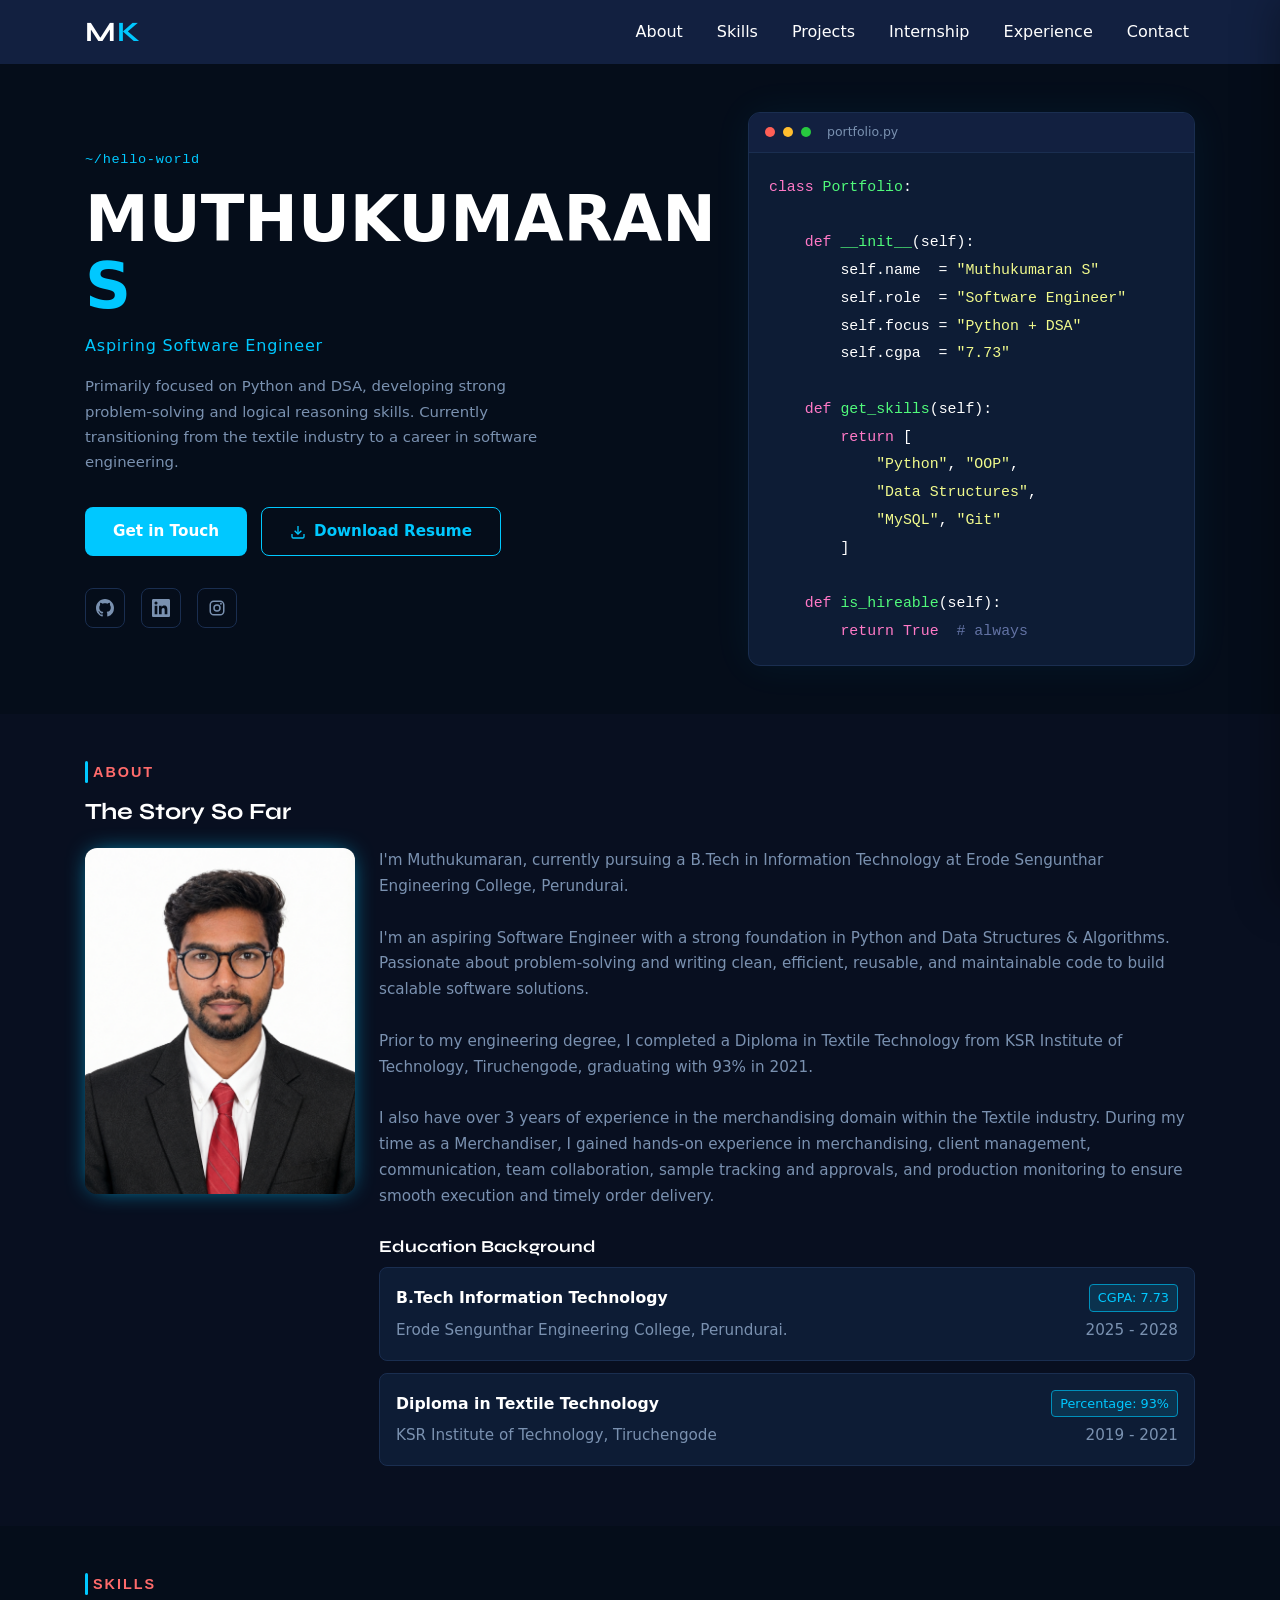
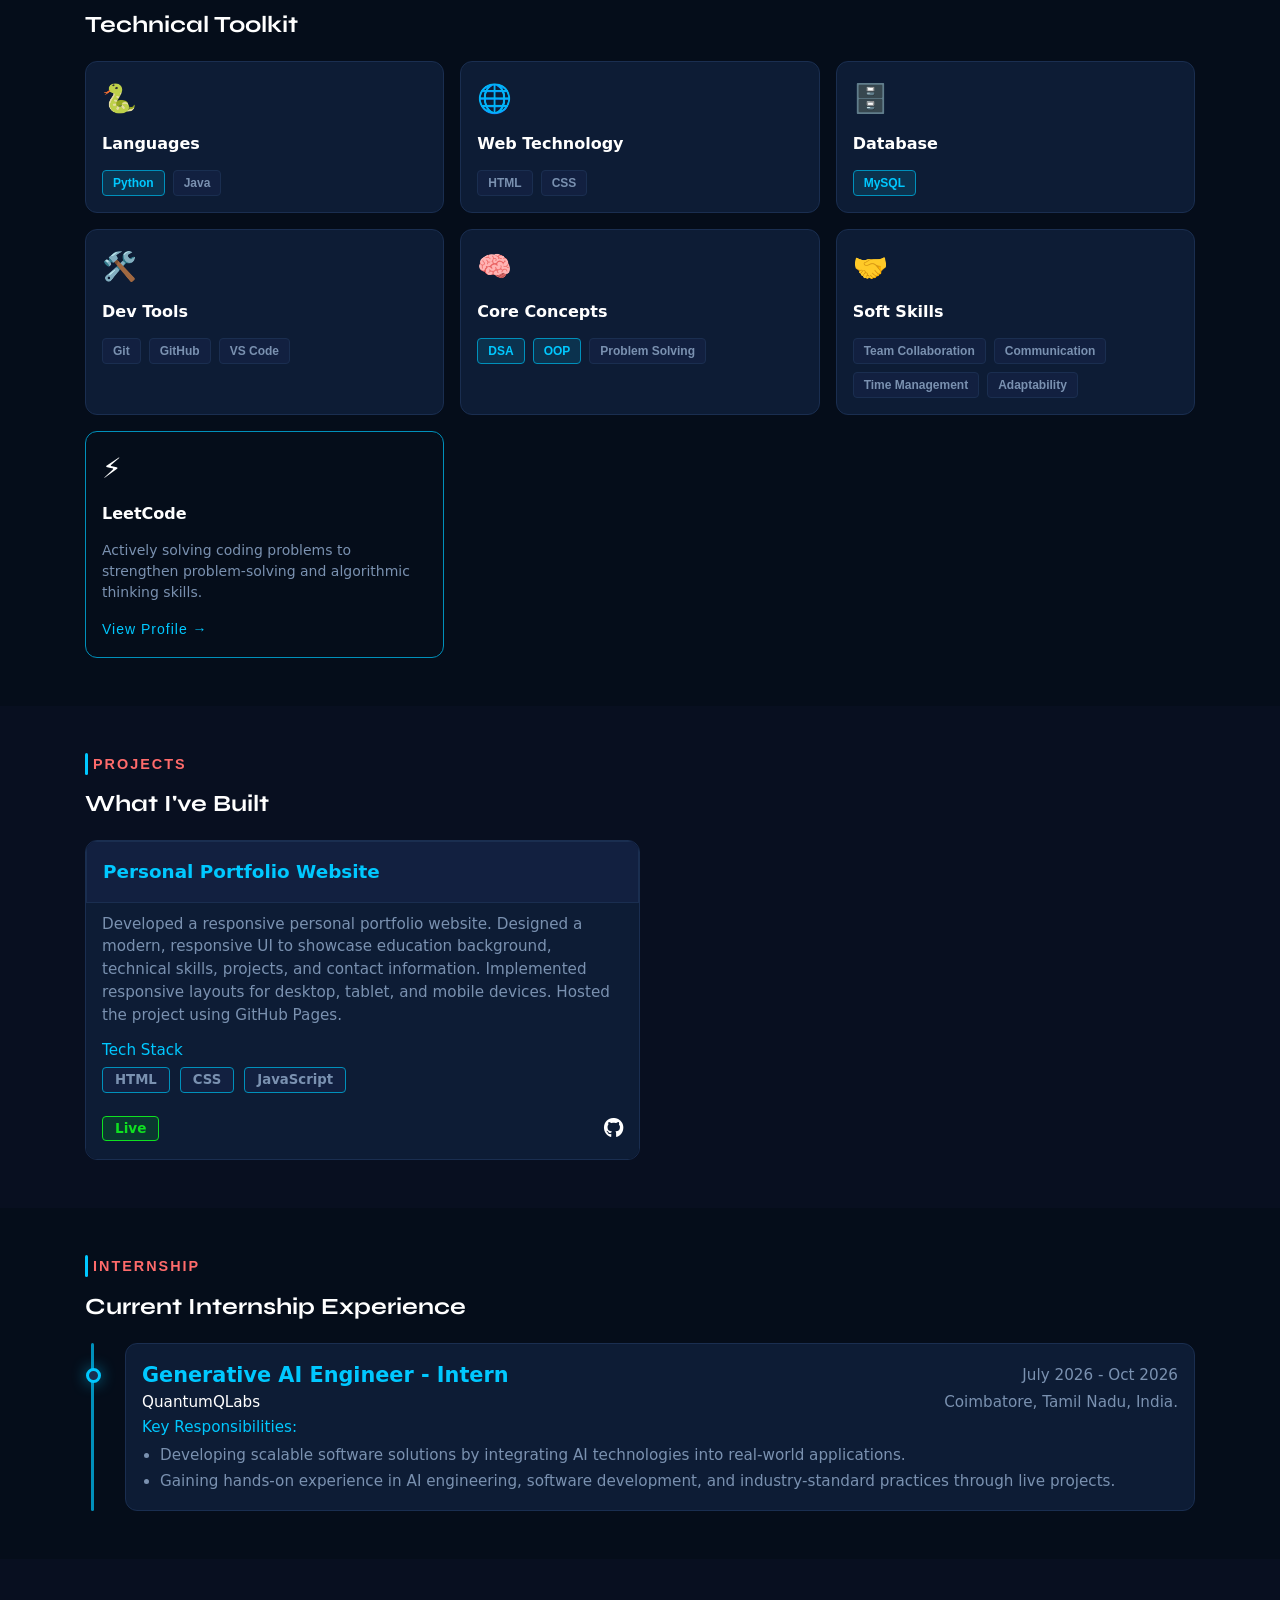
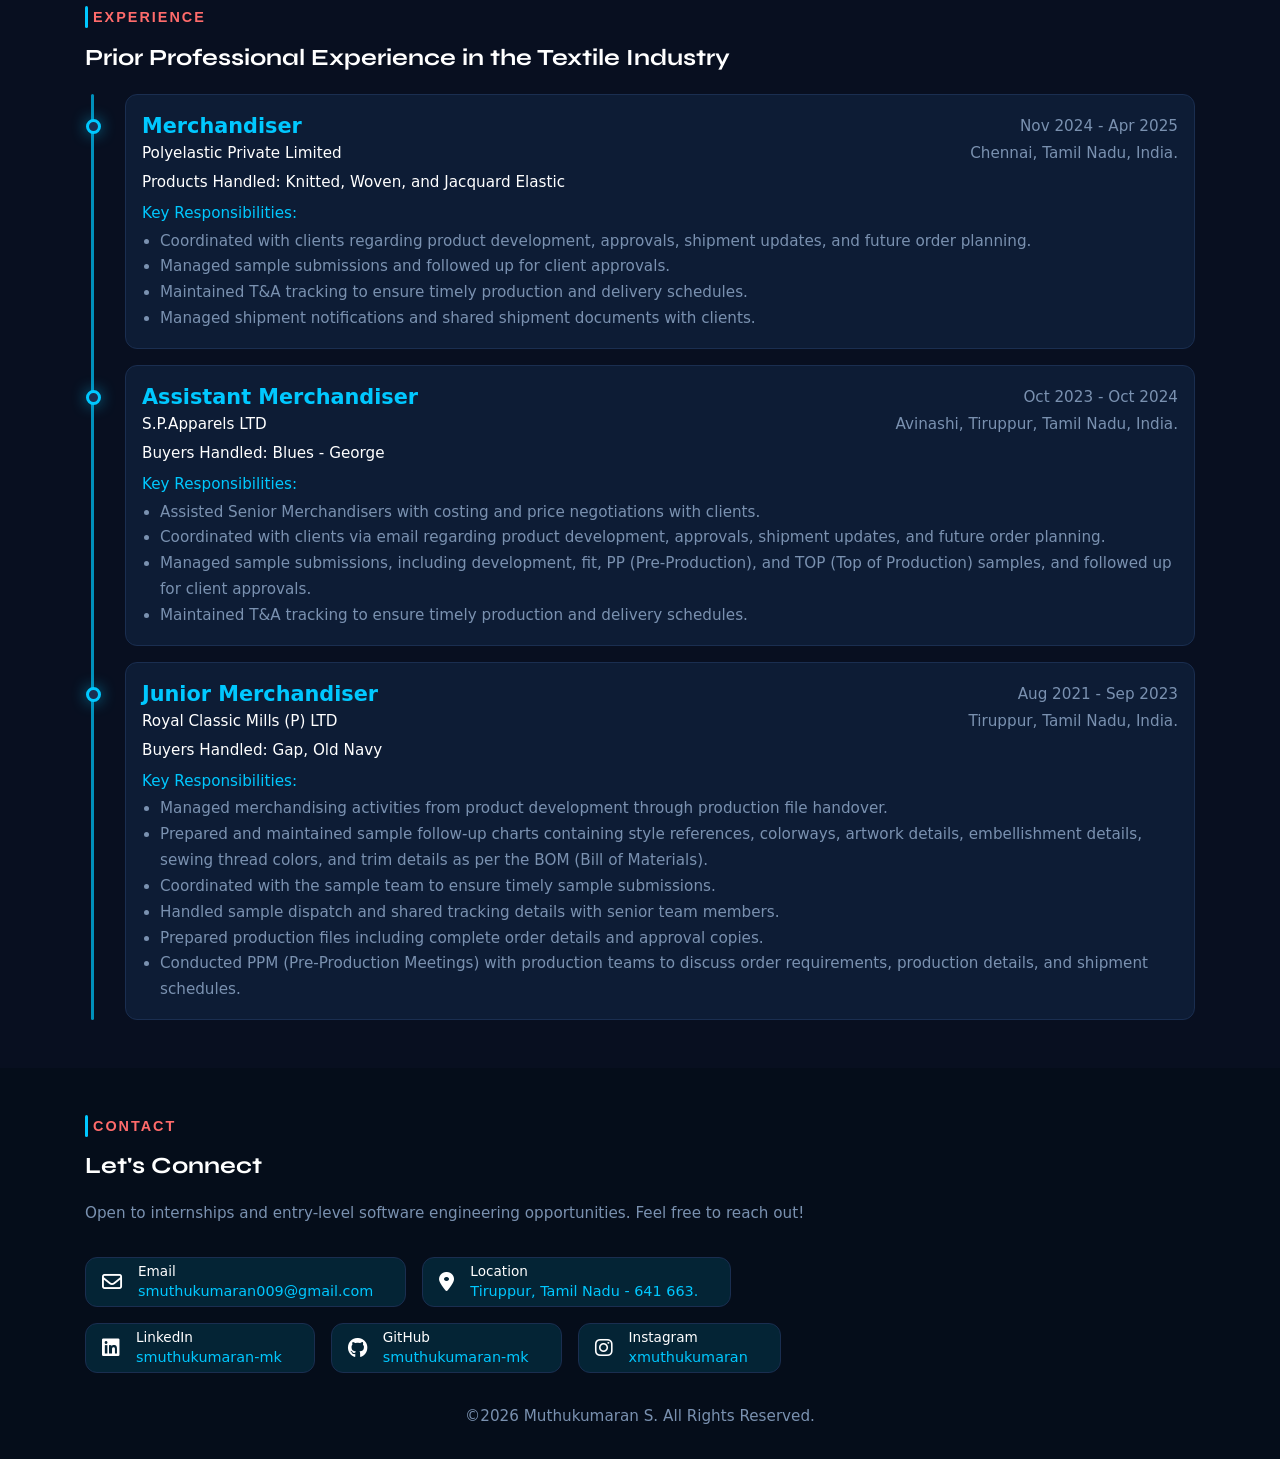
<file: index.html>
<!DOCTYPE html>
<html lang="en">

<head>
    <meta charset="UTF-8">
    <meta name="viewport" content="width=device-width, initial-scale=1.0">
    <title>MK | Portfolio</title>
    <link rel="stylesheet" href="style.css">
    <link rel="preconnect" href="https://fonts.googleapis.com">
    <link rel="preconnect" href="https://fonts.gstatic.com" crossorigin>
    <link href="https://fonts.googleapis.com/css2?family=Syne:wght@400;500;600;700;800&display=swap" rel="stylesheet">
    <link rel="stylesheet" href="https://cdnjs.cloudflare.com/ajax/libs/font-awesome/6.7.2/css/all.min.css"
        integrity="sha512-Evv84Mr4kqVGRNSgIGL/F/aIDqQb7xQ2vcrdIwxfjThSH8CSR7PBEakCr51Ck+w+/U6swU2Im1vVX0SVk9ABhg=="
        crossorigin="anonymous" referrerpolicy="no-referrer">

</head>

<body>
    <header class="header">
        <div class="header-container">
            <div class="navbar-container">
                <a class="mk-logo" href="#home-page">
                    M<span>K</span>
                </a>
                <nav class="nav-bar">
                    <a href="#about-page">About</a>
                    <a href="#skill-page">Skills</a>
                    <a href="#project-page">Projects</a>
                    <a href="#internship-page">Internship</a>
                    <a href="#exp-page">Experience</a>
                    <a href="#contact-page">Contact</a>
                </nav>

                <button class="mobile-menu-toggle" type="button" aria-label="Open navigation menu" aria-expanded="false"
                    aria-controls="mobile-sidebar">
                    <span></span>
                    <span></span>
                    <span></span>
                </button>
            </div>
        </div>
    </header>

    <div class="mobile-menu-overlay" id="mobile-menu-overlay" aria-hidden="true"></div>

    <aside class="mobile-sidebar" id="mobile-sidebar" aria-hidden="true">
        <div class="mobile-sidebar-header">
            <button class="mobile-close-btn" type="button" aria-label="Close navigation menu">
                <span></span>
                <span></span>
            </button>
        </div>

        <nav class="mobile-side-nav" aria-label="Mobile navigation">
            <a href="#home-page">Home</a>
            <a href="#about-page">About</a>
            <a href="#skill-page">Skills</a>
            <a href="#project-page">Projects</a>
            <a href="#internship-page">Internship</a>
            <a href="#exp-page">Experience</a>
            <a href="#contact-page">Contact</a>
        </nav>
    </aside>

    <section id="home-page" class="odd-section home">
        <div class="hero-grid container">
            <div class="hero-text">
                <p class="hero-eyebrow"><span class="mono">~/hello-world</span></p>
                <h1 class="hero-name">MUTHUKUMARAN <span class="name-accent">S</span></h1>
                <p class="hero-role">Aspiring Software Engineer</p>
                <p class="hero-sub">Primarily focused on Python and DSA, developing strong problem-solving and logical 
                    reasoning skills. Currently transitioning from the textile industry to a career in 
                    software engineering.</p>
                <div class="hero-actions">
                    <a class="btn btn-primary" href="#contact-page">Get in Touch</a>
                    <a class="btn btn-outline" href="resume.pdf" download="Muthukumaran_S_Resume.pdf">
                        <svg width="16" height="16" viewBox="0 0 24 24" fill="none" stroke="currentColor"
                            stroke-width="2">
                            <path d="M21 15v4a2 2 0 0 1-2 2H5a2 2 0 0 1-2-2v-4" />
                            <polyline points="7 10 12 15 17 10" />
                            <line x1="12" y1="15" x2="12" y2="3" />
                        </svg>
                        Download Resume
                    </a>
                </div>
                <div class="hero-links">
                    <a href="https://github.com/smuthukumaran-mk" target="_blank" rel="noopener" class="social-icon"
                        aria-label="GitHub">
                        <svg viewBox="0 0 24 24" fill="currentColor">
                            <path
                                d="M12 0C5.37 0 0 5.37 0 12c0 5.31 3.435 9.795 8.205 11.385.6.105.825-.255.825-.57 0-.285-.015-1.23-.015-2.235-3.015.555-3.795-.735-4.035-1.41-.135-.345-.72-1.41-1.23-1.695-.42-.225-1.02-.78-.015-.795.945-.015 1.62.87 1.845 1.23 1.08 1.815 2.805 1.305 3.495.99.105-.78.42-1.305.765-1.605-2.67-.3-5.46-1.335-5.46-5.925 0-1.305.465-2.385 1.23-3.225-.12-.3-.54-1.53.12-3.18 0 0 1.005-.315 3.3 1.23.96-.27 1.98-.405 3-.405s2.04.135 3 .405c2.295-1.56 3.3-1.23 3.3-1.23.66 1.65.24 2.88.12 3.18.765.84 1.23 1.905 1.23 3.225 0 4.605-2.805 5.625-5.475 5.925.435.375.81 1.095.81 2.22 0 1.605-.015 2.895-.015 3.3 0 .315.225.69.825.57A12.02 12.02 0 0 0 24 12c0-6.63-5.37-12-12-12z" />
                        </svg>
                    </a>
                    <a href="https://linkedin.com/in/smuthukumaran-mk" target="_blank" rel="noopener"
                        class="social-icon" aria-label="LinkedIn">
                        <svg viewBox="0 0 24 24" fill="currentColor">
                            <path
                                d="M20.447 20.452h-3.554v-5.569c0-1.328-.027-3.037-1.852-3.037-1.853 0-2.136 1.445-2.136 2.939v5.667H9.351V9h3.414v1.561h.046c.477-.9 1.637-1.85 3.37-1.85 3.601 0 4.267 2.37 4.267 5.455v6.286zM5.337 7.433a2.062 2.062 0 0 1-2.063-2.065 2.064 2.064 0 1 1 2.063 2.065zm1.782 13.019H3.555V9h3.564v11.452zM22.225 0H1.771C.792 0 0 .774 0 1.729v20.542C0 23.227.792 24 1.771 24h20.451C23.2 24 24 23.227 24 22.271V1.729C24 .774 23.2 0 22.222 0h.003z" />
                        </svg>
                    </a>
                    <a href="https://instagram.com/xmuthukumaran" target="_blank" rel="noopener" class="social-icon"
                        aria-label="instagram">
                        <svg viewBox="0 0 24 24" fill="currentColor">
                            <path
                                d="M7.75 2C4.574 2 2 4.574 2 7.75v8.5C2 19.426 4.574 22 7.75 22h8.5C19.426 22 22 19.426 22 16.25v-8.5C22 4.574 19.426 2 16.25 2zm0 2h8.5A3.75 3.75 0 0 1 20 7.75v8.5A3.75 3.75 0 0 1 16.25 20h-8.5A3.75 3.75 0 0 1 4 16.25v-8.5A3.75 3.75 0 0 1 7.75 4zm9.5 1a1.25 1.25 0 1 0 0 2.5 1.25 1.25 0 0 0 0-2.5zM12 7a5 5 0 1 0 0 10 5 5 0 0 0 0-10zm0 2a3 3 0 1 1 0 6 3 3 0 0 1 0-6z" />
                        </svg>
                    </a>
                </div>
            </div>
            <div class="hero-visual">
                <div class="code-card">
                    <div class="code-card-bar">
                        <span class="dot red"></span><span class="dot yellow"></span><span class="dot green"></span>
                        <span class="mono code-file">portfolio.py</span>
                    </div>
                    <pre class="code-block"><code><span class="kw">class</span> <span class="cls">Portfolio</span>:

    <span class="kw">def</span> <span class="cls">__init__</span>(self):
        self.name  = <span class="str">"Muthukumaran S"</span>
        self.role  = <span class="str">"Software Engineer"</span>
        self.focus = <span class="str">"Python + DSA"</span>
        self.cgpa  = <span class="str">"7.73"</span>

    <span class="kw">def</span> <span class="cls">get_skills</span>(self):
        <span class="kw">return</span> [
            <span class="str">"Python"</span>, <span class="str">"OOP"</span>,
            <span class="str">"Data Structures"</span>,
            <span class="str">"MySQL"</span>, <span class="str">"Git"</span>
        ]

    <span class="kw">def</span> <span class="cls">is_hireable</span>(self):
        <span class="kw">return</span> <span class="kw">True</span>  <span class="cm"># always</span></code></pre>
                </div>
            </div>
        </div>
    </section>


    <section id="about-page" class="even-section">
        <div class="container">
            <h1 class="section-title reveal">ABOUT</h1>
            <h3 class="section-sub-title reveal">The Story So Far</h3>
            <div class="about-container">
                <div class="img-card reveal reveal-left">
                    <img src="images/about.png">
                </div>
                <div class="summary-card reveal reveal-right">
                    <p>
                        I'm Muthukumaran, currently pursuing a B.Tech in Information Technology at Erode 
                        Sengunthar Engineering College, Perundurai.
                        <br><br>
                        I'm an aspiring Software Engineer with a strong foundation in Python and Data Structures &
                        Algorithms.
                        Passionate about problem-solving and writing clean, efficient, reusable, and maintainable
                        code to build scalable software solutions.
                        <br><br>
                        Prior to my engineering degree, I completed a Diploma in Textile Technology from KSR
                        Institute of Technology, Tiruchengode, graduating with 93% in 2021.
                        <br><br>
                        I also have over 3 years of experience in the merchandising domain within the Textile 
                        industry.
                        During my time as a Merchandiser, I gained hands-on experience in merchandising, client 
                        management, communication, team  collaboration, sample tracking and approvals, and production 
                        monitoring to ensure smooth execution and timely order delivery.
                    </p>

                    <h3 class="education-title">Education Background</h3>

                    <div class="course-card btech">
                        <div>
                            <h3 class="degree">B.Tech Information Technology</h3>
                            <p class="result">CGPA: 7.73</p>

                        </div>
                        <div>
                            <p class="college">Erode Sengunthar Engineering College, Perundurai.</p>
                            <p class="course-duration">2025 - 2028</p>
                        </div>
                    </div>
                    <div class="course-card diploma">
                        <div>
                            <h3 class="degree">Diploma in Textile Technology</h3>
                            <p class="result">Percentage: 93%</p>
                        </div>
                        <div>
                            <p class="college">KSR Institute of Technology, Tiruchengode</p>
                            <p class="course-duration">2019 - 2021</p>
                        </div>
                    </div>
                </div>
            </div>
        </div>
    </section>


    <section id="skill-page" class="odd-section">
        <div class="container">
            <h1 class="section-title reveal">SKILLS</h1>
            <h3 class="section-sub-title reveal">Technical Toolkit</h3>
            <div class="skills-grid reveal stagger">
                <div class="skill-card">
                    <div class="skill-card-icon">🐍</div>
                    <h3 class="skill-card-title">Languages</h3>
                    <div class="skill-tags">
                        <span class="skill-tag primary">Python</span>
                        <span class="skill-tag">Java</span>
                    </div>
                </div>
                <div class="skill-card">
                    <div class="skill-card-icon">🌐</div>
                    <h3 class="skill-card-title">Web Technology</h3>
                    <div class="skill-tags">
                        <span class="skill-tag">HTML</span>
                        <span class="skill-tag">CSS</span>
                    </div>
                </div>
                <div class="skill-card">
                    <div class="skill-card-icon">🗄️</div>
                    <h3 class="skill-card-title">Database</h3>
                    <div class="skill-tags">
                        <span class="skill-tag primary">MySQL</span>
                    </div>
                </div>

                <div class="skill-card">
                    <div class="skill-card-icon">🛠️</div>
                    <h3 class="skill-card-title">Dev Tools</h3>
                    <div class="skill-tags">
                        <span class="skill-tag">Git</span>
                        <span class="skill-tag">GitHub</span>
                        <span class="skill-tag">VS Code</span>
                    </div>
                </div>

                <div class="skill-card">
                    <div class="skill-card-icon">🧠</div>
                    <h3 class="skill-card-title">Core Concepts</h3>
                    <div class="skill-tags">
                        <span class="skill-tag primary">DSA</span>
                        <span class="skill-tag primary">OOP</span>
                        <span class="skill-tag">Problem Solving</span>
                    </div>
                </div>

                <div class="skill-card">
                    <div class="skill-card-icon">🤝</div>
                    <h3 class="skill-card-title">Soft Skills</h3>
                    <div class="skill-tags">
                        <span class="skill-tag">Team Collaboration</span>
                        <span class="skill-tag">Communication</span>
                        <span class="skill-tag">Time Management</span>
                        <span class="skill-tag">Adaptability</span>
                    </div>
                </div>

                <div class="skill-card leetcode-card">
                    <div class="skill-card-icon">⚡</div>
                    <h3 class="skill-card-title">LeetCode</h3>
                    <p class="leetcode-sub">Actively solving coding problems to strengthen problem-solving and algorithmic thinking skills.</p>
                    <a href="https://leetcode.com/u/s-muthukumaran/" target="_blank" rel="noopener"
                        class="leetcode-link mono">View Profile →</a>
                </div>
            </div>
        </div>
    </section>


    <section id="project-page" class="even-section">
        <div class="container">
            <h1 class="section-title reveal">PROJECTS</h1>
            <h3 class="section-sub-title reveal">What I've Built</h3>
            <div class="project-grid reveal stagger">
                <div class="project-card">
                    <div class="project-title">
                        <h3 class="p-title">Personal Portfolio Website</h3>
                    </div>
                    <div class="project-desc">
                        <p class="project-spec">
                            Developed a responsive personal portfolio website.
                            Designed a modern, responsive UI to showcase education background, technical skills, 
                            projects, and contact information.
                            Implemented responsive layouts for desktop, tablet, and mobile devices.
                            Hosted the project using GitHub Pages.
                        </p>
                        <h4 class="tech">Tech Stack</h4>
                        <div class="tech-list">
                            <p>HTML</p>
                            <p>CSS</p>
                            <p>JavaScript</p>
                        </div>
                        <div class="project-status">
                            <p class="current-status">Live</p>
                            <a class="project-icon links"
                                href="https://github.com/smuthukumaran-mk/personal-portfolio-website/" target="_blank">
                                <i class="fa-brands fa-github"></i>
                            </a>
                        </div>
                    </div>
                </div>
            </div>
        </div>
    </section>

    
    <section id="internship-page" class="odd-section">
        <div class="container">
            <h1 class="section-title reveal">INTERNSHIP</h1>
            <h3 class="section-sub-title reveal">Current Internship Experience</h3>
            <div class="exp-details">
                <div class="exp-card reveal stagger">
                    <div class="company-card">
                        <div class="job-info">
                            <h3 class="role">Generative AI Engineer - Intern</h3>
                            <p class="duration">July 2026 - Oct 2026</p>
                        </div>
                        <div class="company-info">
                            <h4 class="company-name">QuantumQLabs</h4>
                            <p class="company-location">Coimbatore, Tamil Nadu, India.</p>
                        </div>
                        <h4 class="jd-title">Key Responsibilities:</h4>
                        <ul class="jd">
                            <li>Developing scalable software solutions by integrating AI technologies into
                                real-world applications.</li>
                            <li>Gaining hands-on experience in AI engineering, software development, and
                                industry-standard practices through live projects.</li>
                        </ul>
                    </div>
                </div>
            </div>
        </div>
    </section>

    
    <section id="exp-page" class="even-section">
        <div class="container">
            <h1 class="section-title reveal">EXPERIENCE</h1>
            <h3 class="section-sub-title reveal">Prior Professional Experience in the Textile Industry</h3>
            <div class="exp-details">
                <div class="exp-card reveal stagger">
                    <div class="polyelastic company-card">
                        <div class="job-info">
                            <h3 class="role">Merchandiser</h3>
                            <p class="duration">Nov 2024 - Apr 2025</p>
                        </div>
                        <div class="company-info">
                            <h4 class="company-name">Polyelastic Private Limited</h4>
                            <p class="company-location">Chennai, Tamil Nadu, India.</p>
                        </div>
                        <p class="product-types"><span>Products Handled: </span>Knitted, Woven, and Jacquard Elastic</p>
                        <h4 class="jd-title">Key Responsibilities:</h4>
                        <ul class="jd">
                            <li>Coordinated with clients regarding product development, approvals, shipment updates,
                                and future order planning.</li>
                            <li>Managed sample submissions and followed up for client approvals.</li>
                            <li>Maintained T&A tracking to ensure timely production and delivery schedules.</li>
                            <li>Managed shipment notifications and shared shipment documents with clients.</li>
                        </ul>
                    </div>
                    <div class="sp company-card">
                        <div class="job-info">
                            <h3 class="role">Assistant Merchandiser</h3>
                            <p class="duration">Oct 2023 - Oct 2024</p>
                        </div>
                        <div class="company-info">
                            <h4 class="company-name">S.P.Apparels LTD</h4>
                            <p class="company-location">Avinashi, Tiruppur, Tamil Nadu, India.</p>
                        </div>
                        <p class="product-types"><span>Buyers Handled: </span>Blues - George</p>
                        <h4 class="jd-title">Key Responsibilities:</h4>
                        <ul class="jd">
                            <li>Assisted Senior Merchandisers with costing and price negotiations with clients.</li>
                            <li>Coordinated with clients via email regarding product development, approvals,
                                shipment updates, and future order planning.</li>
                            <li>Managed sample submissions, including development, fit, PP (Pre-Production), and 
                                TOP (Top of Production) samples, and followed up for client approvals.</li>
                            <li>Maintained T&A tracking to ensure timely production and delivery schedules.</li>
                        </ul>
                    </div>
                    <div class="rcm company-card">


                        <div class="job-info">
                            <h3 class="role">Junior Merchandiser</h3>
                            <p class="duration">Aug 2021 - Sep 2023</p>
                        </div>
                        <div class="company-info">
                            <h4 class="company-name">Royal Classic Mills (P) LTD</h4>
                            <p class="company-location">Tiruppur, Tamil Nadu, India.</p>
                        </div>
                        <p class="product-types"><span>Buyers Handled: </span>Gap, Old Navy</p>
                        <h4 class="jd-title">Key Responsibilities:</h4>
                        <ul class="jd">
                            <li>Managed merchandising activities from product development through production 
                                file handover.</li>
                            <li>Prepared and maintained sample follow-up charts containing style references, 
                                colorways, artwork details, embellishment details, sewing thread colors, and trim 
                                details as per the BOM (Bill of Materials).</li>
                            <li>Coordinated with the sample team to ensure timely sample submissions.</li>
                            <li>Handled sample dispatch and shared tracking details with senior team members.</li>
                            <li>Prepared production files including complete order details and approval copies.</li>
                            <li>Conducted PPM (Pre-Production Meetings) with production teams to discuss order
                                requirements, production details, and shipment schedules.</li>
                        </ul>
                    </div>
                </div>
            </div>
        </div>
    </section>

    <footer id="contact-page" class="odd-section">
        <div class="container">
            <h1 class="section-title reveal">CONTACT</h1>
            <h3 class="section-sub-title reveal">Let's Connect</h3>
            <p class="footer-summary reveal">Open to internships and entry-level software engineering opportunities. 
                Feel free to reach out!</p>
            <div class="contact-link-container">
                <div class="personal-info reveal stagger">
                    <div class="email-card personal-info-card">
                        <i class="fa-regular fa-envelope"></i>
                        <div>
                            <p class="contact-domain">Email</p>
                            <a class="email contact-page-link" href="mailto:smuthukumaran009@gmail.com" target="_blank">
                                smuthukumaran009@gmail.com
                            </a>
                        </div>
                    </div>
                    <div class="location-card personal-info-card">
                        <i class="fa-solid fa-location-dot"></i>
                        <div>
                            <p class="contact-domain">Location</p>
                            <p class="contact-page-link">Tiruppur, Tamil Nadu - 641 663.</p>
                        </div>
                    </div>
                </div>
                <div class="social-media reveal stagger">
                    <div class="linkedin-card social-media-card">
                        <i class="fa-brands fa-linkedin"></i>
                        <div>
                            <p class="contact-domain">LinkedIn</p>
                            <a class="linkedin contact-page-link" href="https://linkedin.com/in/smuthukumaran-mk"
                                target="_blank">
                                smuthukumaran-mk
                            </a>
                        </div>
                    </div>
                    <div class="github-card social-media-card">
                        <i class="fa-brands fa-github"></i>
                        <div>
                            <p class="contact-domain">GitHub</p>
                            <a class="github contact-page-link" href="https://github.com/smuthukumaran-mk"
                                target="_blank">
                                smuthukumaran-mk
                            </a>
                        </div>
                    </div>
                    <div class="instagram-card social-media-card">
                        <i class="fa-brands fa-instagram"></i>
                        <div>
                            <p class="contact-domain">Instagram</p>
                            <a class="instagram contact-page-link" href="https://instagram.com/xmuthukumaran"
                                target="_blank">
                                xmuthukumaran
                            </a>
                        </div>
                    </div>
                </div>
            </div>
            <p class="copy-right">&copy;2026 Muthukumaran S. All Rights Reserved.</p>
        </div>
    </footer>

    <script>
        const mobileMenuToggle = document.querySelector('.mobile-menu-toggle');
        const mobileSidebar = document.getElementById('mobile-sidebar');
        const mobileOverlay = document.getElementById('mobile-menu-overlay');
        const mobileCloseBtn = document.querySelector('.mobile-close-btn');
        const mobileNavLinks = document.querySelectorAll('.mobile-side-nav a');

        function setMobileMenuState(isOpen) {
            mobileSidebar.classList.toggle('is-open', isOpen);
            mobileOverlay.classList.toggle('is-visible', isOpen);
            mobileSidebar.setAttribute('aria-hidden', String(!isOpen));
            mobileMenuToggle.setAttribute('aria-expanded', String(isOpen));
            document.body.classList.toggle('menu-open', isOpen);
            document.body.style.overflow = isOpen ? 'hidden' : '';
        }

        mobileMenuToggle.addEventListener('click', () => {
            const isOpen = mobileSidebar.classList.contains('is-open');
            setMobileMenuState(!isOpen);
        });

        mobileCloseBtn.addEventListener('click', () => setMobileMenuState(false));
        mobileOverlay.addEventListener('click', () => setMobileMenuState(false));

        mobileNavLinks.forEach((link) => {
            link.addEventListener('click', () => setMobileMenuState(false));
        });

        document.addEventListener('keydown', (event) => {
            if (event.key === 'Escape' && mobileSidebar.classList.contains('is-open')) {
                setMobileMenuState(false);
            }
        });

        // Smooth intro animation for the hero on first paint
        window.addEventListener('load', () => {
            document.body.classList.add('page-loaded');
        });

        // Smooth fade/slide-in reveal for sections as they enter the viewport
        const revealTargets = document.querySelectorAll('.reveal');
        const prefersReducedMotion = window.matchMedia('(prefers-reduced-motion: reduce)').matches;

        if (prefersReducedMotion) {
            revealTargets.forEach((el) => el.classList.add('is-visible'));
        } else if ('IntersectionObserver' in window) {
            const revealObserver = new IntersectionObserver((entries, observer) => {
                entries.forEach((entry) => {
                    if (entry.isIntersecting) {
                        entry.target.classList.add('is-visible');
                        observer.unobserve(entry.target);
                    }
                });
            }, {
                threshold: 0.15,
                rootMargin: '0px 0px -60px 0px'
            });

            revealTargets.forEach((el) => revealObserver.observe(el));
        } else {
            revealTargets.forEach((el) => el.classList.add('is-visible'));
        }
    </script>

</body>

</html>
</file>
<file: style.css>
*,
*::before,
::after {
    margin: 0;
    padding: 0;
    box-sizing: border-box;
}

html {
    scroll-behavior: smooth;
    scroll-padding-top: 40px;
}

:root {
    /* Palette */
    --bg-primary: #050d1a;
    --bg-secondary: #080f20;
    --surface-1: #0d1c35;
    --surface-2: #122040;
    --border: #1a2e50;
    --cyan: #00c8ff;
    --cyan-dim: #0090bb;
    --cyan-glow: rgba(0, 200, 255, 0.12);
    --white: #ffffff;
    --black: #000000;
    --muted: #7a91b0;
    --accent-red: #ff6b6b;
    --green: rgb(15, 225, 33);
    --light-green: rgba(0, 226, 19, 0.137);

    /* Type */
    --font-sans: 'Space Grotesk', system-ui, sans-serif;

    --font-head-1: 'Inter', sans-serif;
    --font-head-2: 'Syne', sans-serif;

    /* Spacing */
    --nav-h: 64px;
    --section-py: 100px;
    --radius: 12px;
    --radius-sm: 8px;
}

body {
    color: var(--white);
    font-family: var(--font-sans);
    line-height: 1.5;
}

/* ------ COMMON LAYOUT ------ */
header {
    background-color: var(--surface-2);
    position: sticky;
    top: 0;
    z-index: 1000;
}

.header-container {
    width: 95%;
    max-width: 1110px;
    margin: auto;
    display: flex;
}

.odd-section {
    background-color: var(--bg-primary);
}

.even-section {
    background-color: var(--bg-secondary);
}

.container {
    margin: auto;
    width: 95%;
    max-width: 1110px;
    padding: 3rem 0;
}

.section-title {
    font-family: var(--font-head-1);
    color: var(--accent-red);
    position: relative;
}

.section-title::before {
    content: '';
    background-color: var(--cyan);
    position: absolute;
}

.section-sub-title {
    font-family: var(--font-head-2);
}

/* --- NAV BAR --- */

/* ------ DESKTOP BAR ------ */

.navbar-container {
    display: flex;
    justify-content: space-between;
    align-items: center;
    width: 100%;
}

.mk-logo {
    text-decoration: none;
    color: var(--white);
    font-size: 1.75rem;
    font-weight: 700;
    font-family: var(--font-head-2);
    letter-spacing: 1px;
    padding: 10px 0;
}

.mk-logo span {
    color: var(--cyan);
}

.nav-bar {
    display: none;
    /* flex */
    align-items: center;
    gap: 22px;
}

.nav-bar a {
    text-decoration: none;
    padding: 20px 6px;
    font-size: 16px;
    font-weight: 500;
    width: max-content;
    color: var(--white);
    transition: all 0.3s ease;
    position: relative;
    transition: all 0.3s ease-in-out;
}

/* ------ MOBILE BAR ------ */

.mobile-menu-toggle,
.mobile-close-btn {
    border: none;
    background: transparent;
    cursor: pointer;
}

.mobile-menu-toggle {
    display: none;
    width: 38px;
    height: 38px;
    border-radius: 12px;
    align-items: center;
    justify-content: center;
    flex-direction: column;
    gap: 6px;
    padding: 10px;
    background: rgba(255, 255, 255, 0.04);
    border: 1px solid rgba(255, 255, 255, 0.14);
    box-shadow: 0 10px 25px rgba(0, 0, 0, 0.18);
    transition: border-color 0.25s ease, background 0.25s ease;
}

.mobile-menu-toggle:hover,
.mobile-close-btn:hover {
    border-color: rgba(0, 200, 255, 0.8);
    background: rgba(0, 200, 255, 0.08);
}

.mobile-menu-toggle span,
.mobile-close-btn span {
    width: 20px;
    height: 2px;
    border-radius: 999px;
    background: var(--white);
    display: block;
    transition: all 0.3s ease;
}

.mobile-sidebar {
    position: fixed;
    top: 0;
    right: 0;
    width: 70vw;
    max-width: 340px;
    min-width: 260px;
    height: 100vh;
    background: rgba(8, 18, 33, 0.96);
    backdrop-filter: blur(18px);
    border-left: 1px solid rgba(255, 255, 255, 0.1);
    box-shadow: -20px 0 40px rgba(0, 0, 0, 0.35);
    padding: 22px 18px 18px;
    transform: translateX(105%);
    transition: transform 0.32s ease-in-out;
    z-index: 1200;
}

.mobile-sidebar.is-open {
    transform: translateX(0);
}

.mobile-sidebar-header {
    display: flex;
    align-items: center;
    justify-content: flex-end;
    margin-bottom: 28px;
    padding-bottom: 18px;
    border-bottom: 1px solid rgba(255, 255, 255, 0.08);
}

.mobile-close-btn {
    margin: -10px -2px 0 0;
    width: 38px;
    height: 38px;
    border-radius: 12px;
    display: flex;
    align-items: center;
    justify-content: center;
    position: relative;
    background: rgba(255, 255, 255, 0.04);
    border: 1px solid rgba(255, 255, 255, 0.12);
    transition: border-color 0.25s ease, background 0.25s ease;
}

.mobile-close-btn span {
    position: absolute;
}

.mobile-close-btn span:first-child {
    transform: rotate(45deg);
}

.mobile-close-btn span:last-child {
    transform: rotate(-45deg);
}

.mobile-side-nav {
    display: flex;
    flex-direction: column;
    gap: 8px;
}

.mobile-side-nav a {
    text-decoration: none;
    color: var(--white);
    padding: 14px 16px;
    border-radius: 12px;
    font-weight: 600;
    letter-spacing: 0.02em;
    background: rgba(255, 255, 255, 0.02);
    border: 1px solid transparent;
    transition: all 0.2s ease;
}

.mobile-side-nav a:hover,
.mobile-side-nav a:focus-visible {
    background: rgba(0, 200, 255, 0.12);
    border-color: rgba(0, 200, 255, 0.5);
    color: var(--cyan);
    outline: none;
}

.mobile-menu-overlay {
    position: fixed;
    inset: 0;
    background: rgba(3, 8, 18, 0.66);
    opacity: 0;
    visibility: hidden;
    transition: opacity 0.25s ease, visibility 0.25s ease;
    z-index: 1100;
}

.mobile-menu-overlay.is-visible {
    opacity: 1;
    visibility: visible;
}

body.menu-open .header,
body.menu-open .odd-section,
body.menu-open .even-section,
body.menu-open footer {
    filter: blur(6px);
    transition: filter 0.25s ease;
}




/* --- HOME SECTION --- */

.hero {
    /* min-height: 100vh; */
    display: flex;
    flex-direction: column;
    justify-content: center;
    padding: calc(var(--nav-h) + 40px) 24px 60px;
    /* max-width: 1100px; */
    margin: 0 auto;
    position: relative;
}

.hero-grid {
    display: grid;
    grid-template-columns: 1fr 1fr;
    gap: 2rem;
    align-items: center;
}

.hero-eyebrow {
    font-family: monospace;
    font-size: 0.85rem;
    color: var(--cyan);
    margin-bottom: 16px;
    letter-spacing: 0.05em;
}

.hero-name {
    font-size: clamp(2.6rem, 5vw, 4rem);
    font-weight: 700;
    line-height: 1.05;
    /* letter-spacing: -0.03em; */
    margin-bottom: 14px;
}

.name-accent {
    color: var(--cyan);
}

.hero-role {
    font-family: var(--font-mono);
    font-size: 1rem;
    color: var(--cyan);
    margin-bottom: 16px;
    letter-spacing: 0.05em;
}

.hero-sub {
    font-size: 14px;
    color: var(--muted);
    max-width: 480px;
    margin-bottom: 32px;
    line-height: 1.7;
}

.hero-actions {
    display: flex;
    gap: 14px;
    flex-wrap: wrap;
    margin-bottom: 32px;
}

.btn {
    display: inline-flex;
    align-items: center;
    gap: 8px;
    padding: 12px 28px;
    border-radius: var(--radius-sm);
    font-family: var(--font-sans);
    font-size: 0.95rem;
    font-weight: 600;
    text-decoration: none;
    cursor: pointer;
    transition: all 0.2s ease;
    border: none;
}

.btn-primary {
    background: var(--cyan);
    color: var(--bg);
}

.btn-primary:hover {
    background: #00bceb;
    transform: translateY(-2px);
}

.btn-outline {
    background: transparent;
    color: var(--cyan);
    border: 1.5px solid var(--cyan);
}

.btn-outline:hover {
    background: var(--cyan-glow);
    transform: translateY(-2px);
}

.hero-links {
    display: flex;
    gap: 16px;
}

.social-icon {
    width: 40px;
    height: 40px;
    border-radius: 8px;
    border: 1px solid var(--border);
    display: flex;
    align-items: center;
    justify-content: center;
    color: var(--muted);
    transition: color 0.2s, border-color 0.2s, background 0.2s;
}

.social-icon svg {
    width: 18px;
    height: 18px;
}

.social-icon:hover {
    color: var(--cyan);
    border-color: var(--cyan);
    background: var(--cyan-glow);
}

/* ─── CODE CARD ─── */
.code-card {
    background: var(--surface-1);
    border: 1px solid var(--border);
    border-radius: var(--radius);
    display: flex;
    flex-direction: column;
    flex-wrap: wrap;
    overflow: hidden;
    box-shadow: 0 0 40px rgba(0, 200, 255, 0.06);
}

.code-card-bar {
    background: var(--surface-2);
    padding: 10px 16px;
    display: flex;
    align-items: center;
    gap: 8px;
    border-bottom: 1px solid var(--border);
}

.dot {
    width: 10px;
    height: 10px;
    border-radius: 50%;
}

.dot.red {
    background: #ff5f56;
}

.dot.yellow {
    background: #ffbd2e;
}

.dot.green {
    background: #27c93f;
}

.code-file {
    font-size: 0.78rem;
    color: var(--muted);
    margin-left: 8px;
}

.code-block {
    padding: 20px;
    font-family: var(--font-mono);
    font-size: 0.82rem;
    line-height: 1.8;
    overflow-x: auto;
}

.kw {
    color: #ff79c6;
}

.cls {
    color: #50fa7b;
}

.str {
    color: #f1fa8c;
}

.cm {
    color: #6272a4;
}



/* ---- ABOUT SECTION ---- */

.about-container {
    display: flex;
}


.img-card img {
    width: 270px;
    border-radius: 12px;
    box-shadow: 0 0 24px -8px var(--cyan);
}

.summary-card p {
    color: var(--muted);
}

.education-title {
    font-family: var(--font-head-2);
}

.course-card {
    display: flex;
    flex-direction: column;
    justify-content: space-between;
    margin-bottom: 12px;
    background-color: var(--surface-1);
    border: 1px solid var(--border);
    border-radius: 8px;
    padding: 16px;
    gap: 6px;
}

.course-card>div {
    display: flex;
    justify-content: space-between;
    align-items: center;
    gap: 8px;
}

.course-card .degree {
    color: var(--white);
}

.course-card .result {
    color: var(--cyan);
    border: 1px solid var(--cyan-dim);
    background-color: var(--cyan-glow);
    border-radius: 4px;
    
}

/* ---- SKILLS SECTION ---- */
.skills-grid {
    display: grid;
}

.skill-card {
    background: var(--surface-1);
    border: 1px solid var(--border);
    border-radius: 12px;
    padding: 16px;
    transition: all 0.3s ease;
}

.skill-card-icon {
    margin-bottom: 12px;
}

.skill-card-title {
    margin-bottom: 14px;
    color: var(--white);
}

.skill-tags {
    display: flex;
    flex-wrap: wrap;
    gap: 8px;
}

.skill-tag {
    background: var(--surface-2);
    border: 1px solid var(--border);
    color: var(--muted);
    border-radius: 4px;
    font-family: var(--font-head-1);
}

.skill-tag.primary {
    background: var(--cyan-glow);
    border-color: var(--cyan-dim);
    color: var(--cyan);
}

.leetcode-card {
    border-color: var(--cyan-dim);
    background-color: var(--bg-primary);
}

.leetcode-sub {
    color: var(--muted);
    margin-bottom: 14px;
}

.leetcode-link {
    color: var(--cyan);
    text-decoration: none;
    font-family: var(--font-head-1);
    transition: color 0.2s;
}

.leetcode-link:hover {
    color: #33d6ff;
}

/* ---- PROJECT SECTION ---- */
.project-grid {
    display: grid;
}

.project-card {
    border: 1px solid var(--border);
    border-radius: 12px;
    display: flex;
    flex-direction: column;
    overflow: hidden;
    transition: all 0.3s ease;
}

.project-title {
    display: flex;
    align-items: center;
    padding: 16px;
    border: 1px solid var(--border);
    background-color: var(--surface-2);
}

.project-desc {
    background-color: var(--surface-1);
    padding: 10px 16px 16px 16px;
}

.project-title {
    color: var(--cyan);
}

.project-spec {
    color: var(--muted);
}

.tech {
    color: var(--cyan);
}

.tech-list {
    display: flex;
    width: max-content;
    color: var(--cyan);
}

.tech-list p {
    background: var(--surface-2);
    border: 1px solid var(--cyan-dim);
    color: var(--muted);
    border-radius: 4px;
}

.project-status {
    display: flex;
    justify-content: space-between;
    align-items: center;
}

.project-status .current-status {
    color: var(--green);
    background-color: var(--light-green);
    border: 1px solid var(--green);
    border-radius: 4px;
}

.project-status .project-icon {
    color: white;
}

/* ---- EXPERIENCE SECTION ---- */
.exp-card {
    display: flex;
    flex-direction: column;
    gap: 1rem;
    position: relative;
}

.exp-card::before {
    position: absolute;
    content: '';
    background-color: var(--cyan-dim);
    border-radius: 12px;
}

.company-card {
    border: 1px solid var(--border);
    border-radius: 12px;
    background-color: var(--surface-1);
    padding: 16px;
    position: relative;
}

.company-card::before {
    position: absolute;
    content: '';
    background-color: var(--border);
    box-shadow: 0 0 16px -2px var(--cyan);
    border-radius: 50%;
}

.job-info,
.company-info {
    display: flex;
    justify-content: space-between;
    align-items: center;
}

.job-info .role {
    color: var(--cyan);
}

.job-info .duration {
    color: var(--muted);
}

.company-info .company-location {
    color: var(--muted);
}

.jd-title {
    color: var(--cyan);
}

.jd li {
    color: var(--muted);
    margin-left: 18px;
}

/* ---- CONTACT SECTION ---- */
.footer-summary {
    color: var(--muted);
}

.contact-link-container {
    display: flex;
}

.personal-info,
.social-media {
    display: flex;
}

.personal-info-card,
.social-media-card {
    display: flex;
    border: 1px solid var(--border);
    background-color: var(--cyan-glow);
    border-radius: 12px;
}

.contact-link-container i {
    color: white;
}

.contact-page-link {
    text-decoration: none;
    color: var(--cyan);
}

.contact-domain {
    color: var(--white);
    width: max-content;
    position: relative;
}



/* --------- MOBILE DEVICE -------- */

@media screen and (max-width: 425px) {

    .mobile-menu-toggle {
        display: flex;
    }

    .section-title {
        font-size: 0.7rem;
        padding-left: 8px;
        margin-bottom: 12px;
        letter-spacing: 2px;

    }

    .section-title::before {
        width: 2.5px;
        height: 100%;
        left: 0;
        bottom: 1px;
        border-radius: 8px;
    }

    .section-sub-title {
        font-size: 1.1rem;
        font-weight: 700;
        padding-bottom: 18px;
    }

    .nav-bar {
        display: none;
    }

    .sidebar-container {
        display: block;
    }

    .side-bar {
        width: 240px;
    }

    .mobile-close-btn {
        margin: -10px -8px 0 0;
    }

    .hero {
        padding-top: calc(var(--nav-h) + 24px);
    }
    .hero-grid {
        display: flex;
        flex-direction: column;
    }
    .hero-eyebrow {
        font-size: 12px;
    }
    .hero-text {
        width: 100%;
    }
    .hero-name {
        font-size: 1.8rem;
        font-weight: 700;
    }
    .hero-role {
        font-size: 0.85rem;
    }
    .hero-sub {
        font-size: 0.85rem;
    }
    .hero-actions {
        flex-direction: column;
        align-items: center;
    }
    .hero-visual {
        width: 100%;
    }
    .code-card {
        margin: auto;
        overflow-x: auto;
    }
    .code-block {
        font-size: 0.73rem;
    }

    .btn {
        width: 100%;
        padding: 10px 0;
        justify-content: center;
        font-size: 12px;
        flex-wrap: wrap;
    }
    .hero-links {
        justify-content: center;
    }
    .social-icon {
        width: 32px;
        height: 32px;
    }
    .social-icon svg {
        width: 16px;
        height: 16px;
    }

    .about-container {
        flex-direction: column;
        align-items: center;
        gap: 1rem;
    }

    .img-card img {
        margin: 16px 0 0 0;
        width: 200px;
    }


    .summary-card p {
        font-size: 0.85rem;
    }

    .education-title {
        padding: 20px 0 12px 0;
        font-size: 14px;
    }

    .course-card .degree,
    .course-card .college {
        width: 65%;
    }

    .course-card .degree {
        font-size: 0.85rem;
        font-weight: 500;
    }

    .course-card .college,
    .course-card .course-duration {
        font-size: 0.8rem;
    }

    .course-card .result {
        font-size: 0.65rem;
        font-weight: 500;
        padding: 3px 8px;
    }


    .skills-grid {
        grid-template-columns: repeat(2, 1fr);
        gap: 12px;
    }

    .skill-card-icon {
        font-size: 18px;
    }

    .skill-card-title {
        font-size: 13px;
        font-weight: 600;
    }

    .skill-tag {
        font-size: 0.65rem;
        font-weight: 600;
        padding: 3px 12px;
    }

    .leetcode-sub {
        font-size: 11px;
    }

    .leetcode-link {
        font-size: 10px;
        letter-spacing: 1px;
    }


    .project-grid {
        grid-template-columns: repeat(1fr);
        gap: 12px;
    }

    .p-title {
        font-size: 1rem;
        font-weight: 700;
    }

    .project-spec {
        font-size: 0.85rem;
        line-height: 1.7;
    }

    .tech {
        font-size: 0.85rem;
        font-weight: 600;
        padding: 12px 0 4px 0;
    }

    .tech-list {
        gap: 8px;
        font-size: 12px;
        padding: 4px 0 8px 0;
    }

    .tech-list p {
        font-size: 12px;
        font-weight: 600;
        padding: 3px 10px;
    }

    .project-status {
        padding-top: 14px;
    }

    .project-status .current-status {
        font-size: 12px;
        font-weight: 600;
        padding: 2px 12px;
    }

    .project-status .project-icon {
        font-size: 20px;
        cursor: pointer;
    }


    .exp-card {
        padding-left: 22px;
    }

    .exp-card::before {
        width: 2px;
        height: 100%;
        left: 6px;
    }

    .company-card::before {
        width: 12px;
        height: 12px;
        border: 3px solid var(--cyan);
        top: 25px;
        left: -22px;
    }

    .job-info,
    .company-info {
        display: flex;
        flex-direction: column;
        align-items: flex-start;
    }

    .job-info {
        padding-bottom: 6px;
    }

    .job-info .role {
        font-size: 1.2rem;
    }

    .job-info .duration,
    .company-info .company-location {
        font-size: 0.85rem;
        font-weight: 500;
    }

    .company-info .company-name {
        font-size: 0.85rem;
        font-weight: 500;
    }

    .job-info,
    .company-info {
        padding-bottom: 6px;
    }

    .product-types {
        font-size: 0.85rem;
        color: var(--white);
        padding-bottom: 8px;
        font-weight: 500;
    }

    .jd-title {
        font-size: 0.85rem;
        font-weight: 500;
        padding-bottom: 4px;
    }

    .jd li {
        font-size: 0.85rem;
        line-height: 1.7;
    }


    .footer-summary {
        font-size: 0.85rem;
        padding-bottom: 2rem;
    }

    .contact-link-container {
        flex-direction: column;
        gap: 8px;
    }

    .personal-info,
    .social-media {
        flex-direction: column;
        gap: 8px;
        font-size: 0.8rem;

    }
    .contact-domain {
        padding-bottom: 2px;
        font-weight: 400;
    }

    .personal-info-card,
    .social-media-card {
        align-items: center;
        gap: 16px;
        padding: 16px;
    }

    .contact-link-container i {
        font-size: 18px;
    }
    .contact-page-link {
        font-size: 0.85rem;
    }

    .copy-right {
        font-size: 0.85rem;
        color: var(--muted);
        text-align: center;
        padding-top: 2rem;
    }

}


/* --------- TABLET DEVICE -------- */

@media screen and (min-width: 426px) and (max-width: 768px) {

    .mobile-menu-toggle {
        display: flex;
    }

    .section-title {
        font-size: 0.8rem;
        padding-left: 8px;
        margin-bottom: 12px;
        letter-spacing: 2px;

    }

    .section-title::before {
        width: 3px;
        height: 100%;
        left: 0;
        bottom: 1px;
        border-radius: 8px;
    }

    .section-sub-title {
        font-size: 1.28rem;
        font-weight: 700;
        padding-bottom: 18px;
    }

    .nav-bar {
        display: none;
    }

    .sidebar-container {
        display: block;
    }

    .hero-grid {
        grid-template-columns: 1fr;
        gap: 48px;
        text-align: left;
    }
    .hero-name {
        font-size: clamp(2.6rem, 8vw, 4.5rem);
    }
    .hero-role {
        font-size: 0.95rem;
    }
    .hero-sub {
        font-size: 0.90rem;
    }
    .code-block {
        font-size: 0.88rem;
    }
    .about-container {
        flex-direction: column;
        align-items: center;
        gap: 1rem;
    }

    .img-card img {
        margin: 16px 0 0 0;
        width: 250px;
    }


    .summary-card p {
        font-size: 0.93rem;
    }

    .education-title {
        font-size: 1rem;
        padding: 22px 0 12px 0;
        font-size: 1.05rem;
    }

    .course-card .degree,
    .course-card .college {
        width: 65%;
    }

    .course-card .degree {
        font-size: 0.95rem;
        font-weight: 600;
    }

    .course-card .college,
    .course-card .course-duration {
        font-size: 0.95rem;
    }

    .course-card .result {
        font-size: 12px;
        font-weight: 600;
        padding: 3px 8px;
    }


    .skills-grid {
        grid-template-columns: repeat(2, 1fr);
        gap: 12px;
    }

    .skill-card-icon {
        font-size: 28px;
    }

    .skill-card-title {
        font-size: 1rem;
        font-weight: 600;
    }

    .skill-tag {
        font-size: 12px;
        padding: 3px 12px;
    }

    .leetcode-sub {
        font-size: 14px;
    }

    .leetcode-link {
        font-size: 14px;
        letter-spacing: 1px;
    }
    .skill-card:hover {
        border-color: var(--cyan);
        transform: translateY(-3px);
    }



    .project-grid {
        grid-template-columns: 1fr;
        gap: 12px;
    }
    .project-card:hover {
        border-color: var(--cyan);
        transform: translateY(-3px);
    }

    .p-title {
        font-size: 1.1rem;
        font-weight: 700;
    }

    .project-spec {
        font-size: 0.93rem;
        line-height: 1.7;
    }

    .tech {
        font-size: 0.93rem;
        font-weight: 600;
        padding: 12px 0 4px 0;
    }

    .tech-list {
        gap: 10px;
    }

    .tech-list p {
        padding: 2px 12px;
        font-size: 12px;
        font-weight: 600;
    }

    .project-status {
        padding-top: 18px;
    }

    .project-status .current-status {
        font-size: 12px;
        font-weight: 600;
        padding: 2px 12px;
    }

    .project-status .project-icon {
        font-size: 20px;
        cursor: pointer;
    }


    .exp-card {
        padding-left: 22px;
    }

    .exp-card::before {
        width: 2px;
        height: 100%;
        left: 6px;
    }

    .company-card::before {
        width: 18px;
        height: 18px;
        border: 4px solid var(--cyan);
        top: 29px;
        left: -24.5px;
    }

    .job-info,
    .company-info {
        display: flex;
        align-items: center;
    }

    .job-info {
        padding-bottom: 6px;
    }

    .job-info .role {
        font-size: 1.3rem;
    }

    .job-info .duration,
    .company-info .company-location {
        font-size: 0.93rem;
    }

    .company-info .company-name {
        font-size: 0.93rem;
        font-weight: 500;
    }

    .product-types {
        font-size: 0.93rem;
        color: var(--white);
        padding: 10px 0;
        font-weight: 400;
    }


    .jd-title {
        font-size: 0.93rem;
        font-weight: 600;
        padding-bottom: 4px;
    }

    .jd li {
        font-size: 0.93rem;
        line-height: 1.7;
    }


    .footer-summary {
        font-size: 0.93rem;
        padding-bottom: 2rem;
    }

    .contact-link-container {
        flex-direction: column;
        gap: 16px;
    }

    .personal-info,
    .social-media {
        gap: 12px;
        font-size: 0.85rem;
        flex-wrap: wrap;

    }
    .contact-page-link {
        font-size: 0.90rem;
    }
    .personal-info-card,
    .social-media-card {
        align-items: center;
        flex-wrap: wrap;
        gap: 16px;
        padding: 8px 16px;
    }

    .contact-link-container i {
        font-size: 18px;
    }

    .copy-right {
        font-size: 0.93rem;
        color: var(--muted);
        text-align: center;
        padding-top: 2.5rem;
    }
}


@media screen and (min-width: 769px) and (max-width: 900px) {
    .hero-grid {
        grid-template-columns: 1fr;
        gap: 48px;
        text-align: left;
    }
    .hero-name {
        font-size: clamp(3.6rem, 6vw, 4.5rem);
    }
    .hero-sub {
        margin: 0 0 32px;
    }

    .hero-actions {
        justify-content: flex-start;
    }

    .hero-links {
        justify-content: flex-start;
    }

    .hero-visual {
        display: flex;
        justify-content: center;
    }

    .code-card {
        width: 100%;
    }
}



/* -------- DESKTOP DISPLAY --------- */

@media screen and (min-width: 769px) {
    .mobile-menu-toggle {
        display: none;
    }

    .section-title {
        font-size: 0.9rem;
        padding-left: 8px;
        margin-bottom: 12px;
        letter-spacing: 2px;

    }

    .section-title::before {
        width: 3px;
        height: 100%;
        left: 0;
        bottom: 1px;
        border-radius: 8px;
    }

    .section-sub-title {
        font-size: 1.45rem;
        font-weight: 700;
        padding-bottom: 18px;
    }


    .nav-bar {
        display: flex;
    }

    .sidebar-container {
        display: none;
    }

    .nav-bar a:hover {
        color: var(--cyan);

    }

    .nav-bar a::before {
        position: absolute;
        content: "";
        background-color: var(--cyan);
        height: 4px;
        width: 0;
        border-radius: 12px;
        left: 50%;
        transform: translateX(-50%);
        bottom: 0;
        transition: all 0.3s ease;
    }

    .nav-bar a:hover::before {
        width: 100%;
    }

    .hero-sub {
        font-size: 0.93rem;
    }
    .code-block {
        font-size: 0.93rem;
    }
    .about-container {
        gap: 1.5rem;
    }

    .summary-card p {
        line-height: 1.7;
        font-size: 0.95rem;
    }

    .education-title {
        padding: 24px 0 8px 0;
        font-size: 1.05rem;
        font-weight: 700;
    }

    .degree {
        font-size: 0.98rem;
        font-weight: 700;
    }

    .course-card .result {
        padding: 2px 8px;
        font-size: 0.80rem;
        font-weight: 500;
    }

    .college,
    .course-duration {
        font-size: 0.95rem;
    }


    .skills-grid {
        grid-template-columns: repeat(3, 1fr);
        gap: 1rem;
    }

    .skill-card:hover {
        border-color: var(--cyan);
        transform: translateY(-3px);
    }

    .skill-card-icon {
        font-size: 28px;
    }

    .skill-card-title {
        font-size: 1rem;
        font-weight: 600;
    }

    .skill-tag {
        font-size: 12px;
        font-weight: 600;
        padding: 3px 10px;
    }

    .leetcode-sub {
        font-size: 14px;
    }

    .leetcode-link {
        font-size: 14px;
        letter-spacing: 1px;
    }

    .project-grid {
        grid-template-columns: repeat(2, 1fr);
    }
    .project-card:hover {
        border-color: var(--cyan);
        transform: translateY(-3px);
    }
    .p-title {
        font-size: 1.15rem;
        font-weight: 700;
    }

    .project-spec {
        font-size: 0.95rem;
    }

    .tech {
        padding: 12px 0 6px 0;
        font-size: 0.95rem;
        font-weight: 500;
    }

    .tech-list {
        gap: 10px;
    }

    .tech-list p {
        padding: 2px 12px;
        font-size: 0.83rem;
        font-weight: 600;
    }

    .project-status {
        padding-top: 20px;
    }

    .current-status {
        padding: 1px 12px;
        font-size: 0.85rem;
        font-weight: 600;
    }

    .project-icon {
        font-size: 20px;
    }

    .exp-card {
        padding-left: 40px;
    }

    .exp-card::before {
        width: 3px;
        height: 100%;
        left: 6px;
    }

    .company-card::before {
        width: 15px;
        height: 15px;
        border: 3px solid var(--cyan);
        top: 24px;
        left: -40.5px;
    }

    .job-info .role {
        font-size: 1.3rem;
    }

    .company-info .company-name {
        font-size: 0.95rem;
        font-weight: 400;
    }

    .job-info .duration,
    .company-info .company-location {
        font-size: 0.95rem;
        font-weight: 400;
    }

    .product-types {
        font-size: 0.95rem;
        padding: 6px 0;
    }

    .jd-title {
        font-size: 0.95rem;
        font-weight: 500;
        padding: 2px 0 4px 0;
    }

    .jd li {
        font-size: 0.95rem;
        line-height: 1.7
    }


    .contact-link-container {
        flex-direction: column;
        gap: 1rem;
    }

    .footer-summary {
        font-size: 0.95rem;
        padding-bottom: 2rem;
    }

    .personal-info,
    .social-media {
        gap: 1rem;
    }

    .personal-info-card,
    .social-media-card {
        padding: 3px 32px 3px 16px;
        align-items: center;
        font-size: 0.85rem;
        gap: 1rem;
    }

    .contact-link-container i {
        font-size: 20px;
    }
    .contact-page-link {
        font-size: 0.9rem;
    }

    .copy-right {
        color: var(--muted);
        text-align: center;
        font-size: 0.95rem;
        padding-top: 2rem;
    }
}

/* ------ SCROLL / LOAD TRANSITIONS ------ */
.reveal {
    opacity: 0;
    transform: translateY(28px);
    transition: opacity 0.7s cubic-bezier(0.16, 1, 0.3, 1),
                transform 0.7s cubic-bezier(0.16, 1, 0.3, 1);
    will-change: opacity, transform;
}

.reveal.reveal-left {
    transform: translateX(-32px);
}

.reveal.reveal-right {
    transform: translateX(32px);
}

.reveal.reveal-scale {
    transform: translateY(16px) scale(0.96);
}

.reveal.is-visible {
    opacity: 1;
    transform: translateY(0) translateX(0) scale(1);
}

/* Staggered entry for grouped items (cards, tags, links) */
.stagger > * {
    opacity: 0;
    transform: translateY(24px);
    transition: opacity 0.6s cubic-bezier(0.16, 1, 0.3, 1),
                transform 0.6s cubic-bezier(0.16, 1, 0.3, 1);
}

.stagger.is-visible > * {
    opacity: 1;
    transform: translateY(0);
}

.stagger.is-visible > *:nth-child(1) { transition-delay: 0.05s; }
.stagger.is-visible > *:nth-child(2) { transition-delay: 0.12s; }
.stagger.is-visible > *:nth-child(3) { transition-delay: 0.19s; }
.stagger.is-visible > *:nth-child(4) { transition-delay: 0.26s; }
.stagger.is-visible > *:nth-child(5) { transition-delay: 0.33s; }
.stagger.is-visible > *:nth-child(6) { transition-delay: 0.4s; }
.stagger.is-visible > *:nth-child(7) { transition-delay: 0.47s; }
.stagger.is-visible > *:nth-child(8) { transition-delay: 0.54s; }

/* Page-load intro for the hero (above the fold, no scroll needed) */
.page-loaded .hero-text > * {
    opacity: 0;
    transform: translateY(18px);
    animation: hero-in 0.8s cubic-bezier(0.16, 1, 0.3, 1) forwards;
}

.page-loaded .hero-text > *:nth-child(1) { animation-delay: 0.05s; }
.page-loaded .hero-text > *:nth-child(2) { animation-delay: 0.13s; }
.page-loaded .hero-text > *:nth-child(3) { animation-delay: 0.21s; }
.page-loaded .hero-text > *:nth-child(4) { animation-delay: 0.29s; }
.page-loaded .hero-text > *:nth-child(5) { animation-delay: 0.37s; }
.page-loaded .hero-text > *:nth-child(6) { animation-delay: 0.45s; }

.page-loaded .hero-visual {
    opacity: 0;
    transform: translateY(24px) scale(0.97);
    animation: hero-visual-in 0.9s cubic-bezier(0.16, 1, 0.3, 1) forwards;
    animation-delay: 0.2s;
}

@keyframes hero-in {
    to {
        opacity: 1;
        transform: translateY(0);
    }
}

@keyframes hero-visual-in {
    to {
        opacity: 1;
        transform: translateY(0) scale(1);
    }
}

/* Respect users who prefer reduced motion */
@media (prefers-reduced-motion: reduce) {
    .reveal,
    .stagger > * {
        opacity: 1 !important;
        transform: none !important;
        transition: none !important;
    }

    .page-loaded .hero-text > *,
    .page-loaded .hero-visual {
        opacity: 1 !important;
        transform: none !important;
        animation: none !important;
    }

    html {
        scroll-behavior: auto;
    }
}
</file>
